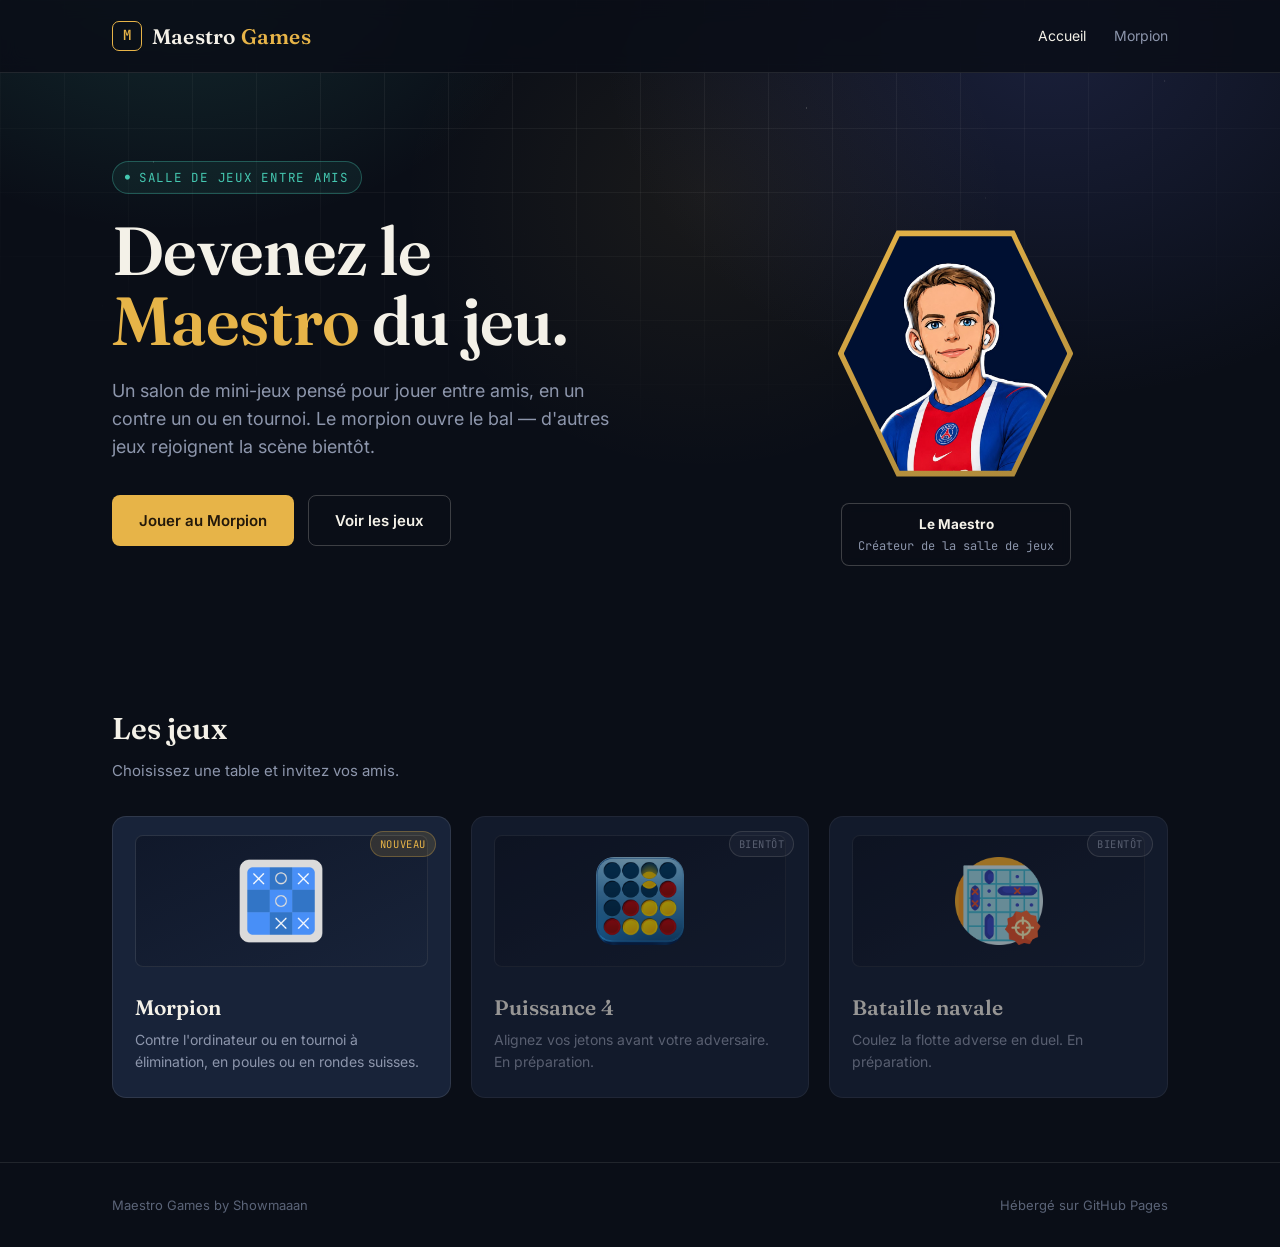
<file: index.html>
<!DOCTYPE html>
<html lang="fr">
<head>
<meta charset="UTF-8">
<meta name="viewport" content="width=device-width, initial-scale=1.0">
<title>Maestro Games — La salle de jeux entre amis</title>
<link rel="preconnect" href="https://fonts.googleapis.com">
<link rel="preconnect" href="https://fonts.gstatic.com" crossorigin>
<link href="https://fonts.googleapis.com/css2?family=Fraunces:wght@500;600;700&family=Inter:wght@400;500;600;700&family=JetBrains+Mono:wght@500&display=swap" rel="stylesheet">
<link rel="stylesheet" href="css/styles.css">
</head>
<body>

<div class="grid-bg"></div>

<nav class="nav">
  <div class="wrap">
    <a href="index.html" class="brand">
      <span class="mark">M</span>
      <span><span class="maestro">Maestro</span> <span class="games">Games</span></span>
    </a>
    <div class="nav-links">
      <a href="index.html" class="current">Accueil</a>
      <a href="morpion.html">Morpion</a>
    </div>
  </div>
</nav>

<header class="hero">
  <div class="wrap">
    <div class="hero-text">
      <span class="eyebrow">Salle de jeux entre amis</span>
      <h1 class="display">Devenez le<br><em>Maestro</em> du jeu.</h1>
      <p class="lede">Un salon de mini-jeux pensé pour jouer entre amis, en un contre un ou en tournoi. Le morpion ouvre le bal — d'autres jeux rejoignent la scène bientôt.</p>
      <div class="hero-ctas">
        <a href="morpion.html" class="btn btn-gold">Jouer au Morpion</a>
        <a href="#jeux" class="btn btn-outline">Voir les jeux</a>
      </div>
    </div>
    <div class="hero-portrait">
      <div class="card-fan">
        <span data-suit="♣"></span>
        <span data-suit="♦"></span>
        <span data-suit="♠"></span>
        <span data-suit="♥"></span>
        <span data-suit="♣"></span>
      </div>
      <div class="portrait-hex">
        <div class="portrait-hex-inner">
          <img src="assets/profile.jpg" alt="Portrait du créateur de Maestro Games">
        </div>
      </div>
      <div class="portrait-tag">
        <strong>Le Maestro</strong>
        Créateur de la salle de jeux
      </div>
    </div>
  </div>
</header>

<section class="section" id="jeux">
  <div class="wrap">
    <div class="section-head">
      <div>
        <h2>Les jeux</h2>
        <p>Choisissez une table et invitez vos amis.</p>
      </div>
    </div>
    <div class="games-grid">

      <a href="morpion.html" class="game-card active">
        <span class="badge new">Nouveau</span>
        <div class="game-card-icon">
          <img src="assets/icons/morpion.png" alt="Icône du jeu Morpion">
        </div>
        <div>
          <h3>Morpion</h3>
          <p>Contre l'ordinateur ou en tournoi à élimination, en poules ou en rondes suisses.</p>
        </div>
      </a>

      <div class="game-card soon">
        <span class="badge soon">Bientôt</span>
        <div class="game-card-icon">
          <img src="assets/icons/power4.png" alt="Icône du jeu Puissance 4">
        </div>
        <div>
          <h3>Puissance 4</h3>
          <p>Alignez vos jetons avant votre adversaire. En préparation.</p>
        </div>
      </div>

      <div class="game-card soon">
        <span class="badge soon">Bientôt</span>
        <div class="game-card-icon">
          <img src="assets/icons/bataille-navale.png" alt="Icône du jeu Bataille navale">
        </div>
        <div>
          <h3>Bataille navale</h3>
          <p>Coulez la flotte adverse en duel. En préparation.</p>
        </div>
      </div>

    </div>
  </div>
</section>

<footer class="footer">
  <div class="wrap">
    <span>Maestro Games by Showmaaan</span>
    <span>Hébergé sur GitHub Pages</span>
  </div>
</footer>

</body>
</html>
</file>
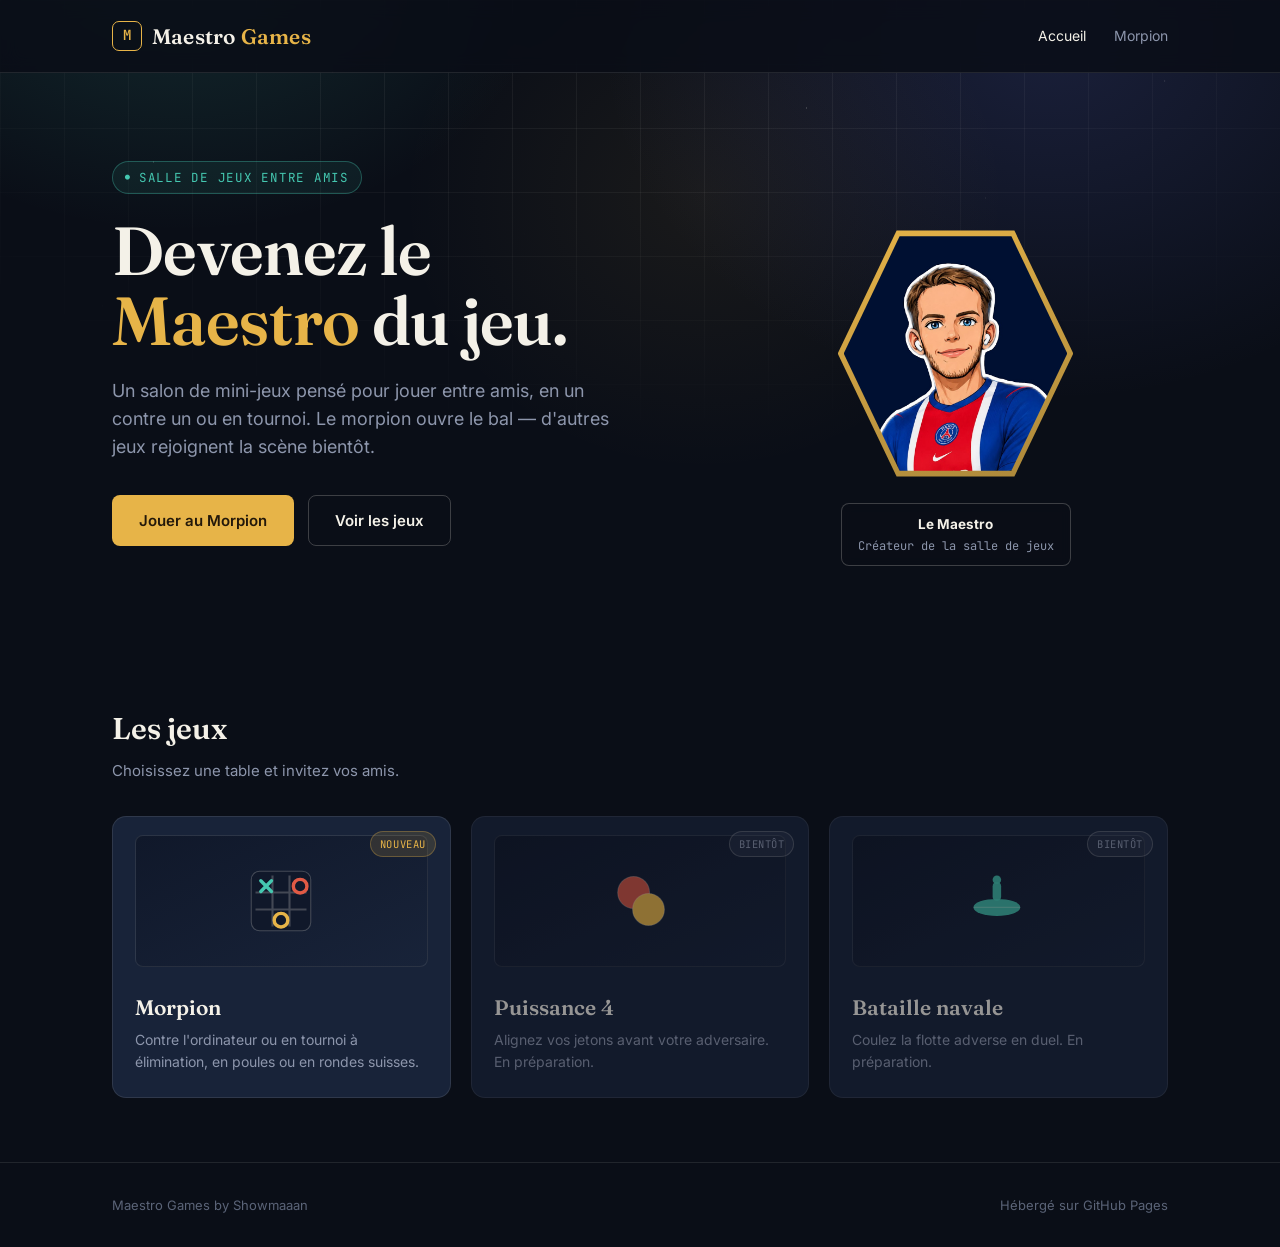
<file: index(1).html>
<!DOCTYPE html>
<html lang="fr">
<head>
<meta charset="UTF-8">
<meta name="viewport" content="width=device-width, initial-scale=1.0">
<title>Maestro Games — La salle de jeux entre amis</title>
<link rel="preconnect" href="https://fonts.googleapis.com">
<link rel="preconnect" href="https://fonts.gstatic.com" crossorigin>
<link href="https://fonts.googleapis.com/css2?family=Fraunces:wght@500;600;700&family=Inter:wght@400;500;600;700&family=JetBrains+Mono:wght@500&display=swap" rel="stylesheet">
<link rel="stylesheet" href="css/styles.css">
</head>
<body>

<div class="grid-bg"></div>

<nav class="nav">
  <div class="wrap">
    <a href="index.html" class="brand">
      <span class="mark">M</span>
      <span><span class="maestro">Maestro</span> <span class="games">Games</span></span>
    </a>
    <div class="nav-links">
      <a href="index.html" class="current">Accueil</a>
      <a href="morpion.html">Morpion</a>
    </div>
  </div>
</nav>

<header class="hero">
  <div class="wrap">
    <div class="hero-text">
      <span class="eyebrow">Salle de jeux entre amis</span>
      <h1 class="display">Devenez le<br><em>Maestro</em> du jeu.</h1>
      <p class="lede">Un salon de mini-jeux pensé pour jouer entre amis, en un contre un ou en tournoi. Le morpion ouvre le bal — d'autres jeux rejoignent la scène bientôt.</p>
      <div class="hero-ctas">
        <a href="morpion.html" class="btn btn-gold">Jouer au Morpion</a>
        <a href="#jeux" class="btn btn-outline">Voir les jeux</a>
      </div>
    </div>
    <div class="hero-portrait">
      <div class="card-fan">
        <span data-suit="♣"></span>
        <span data-suit="♦"></span>
        <span data-suit="♠"></span>
        <span data-suit="♥"></span>
        <span data-suit="♣"></span>
      </div>
      <div class="portrait-hex">
        <div class="portrait-hex-inner">
          <img src="assets/profile.jpg" alt="Portrait du créateur de Maestro Games">
        </div>
      </div>
      <div class="portrait-tag">
        <strong>Le Maestro</strong>
        Créateur de la salle de jeux
      </div>
    </div>
  </div>
</header>

<section class="section" id="jeux">
  <div class="wrap">
    <div class="section-head">
      <div>
        <h2>Les jeux</h2>
        <p>Choisissez une table et invitez vos amis.</p>
      </div>
    </div>
    <div class="games-grid">

      <a href="morpion.html" class="game-card active">
        <span class="badge new">Nouveau</span>
        <div class="game-card-icon">
          <svg viewBox="0 0 64 64" fill="none" xmlns="http://www.w3.org/2000/svg">
            <rect x="4" y="4" width="56" height="56" rx="8" fill="var(--bg-elevated)" stroke="var(--border-strong)"/>
            <path d="M24 8v48M40 8v48M8 24h48M8 40h48" stroke="var(--border-strong)" stroke-width="2"/>
            <path d="M13 13l10 10M23 13L13 23" stroke="var(--teal)" stroke-width="3.2" stroke-linecap="round"/>
            <circle cx="50" cy="18" r="6.4" stroke="var(--coral)" stroke-width="3.2"/>
            <path d="M13 51l10 10M23 51L13 61" stroke="var(--teal)" stroke-width="3.2" stroke-linecap="round" opacity="0" />
            <circle cx="32" cy="50" r="6.4" stroke="var(--gold)" stroke-width="3.2"/>
          </svg>
        </div>
        <div>
          <h3>Morpion</h3>
          <p>Contre l'ordinateur ou en tournoi à élimination, en poules ou en rondes suisses.</p>
        </div>
      </a>

      <div class="game-card soon">
        <span class="badge soon">Bientôt</span>
        <div class="game-card-icon">
          <svg viewBox="0 0 64 64" fill="none" xmlns="http://www.w3.org/2000/svg">
            <circle cx="26" cy="24" r="15" fill="var(--coral)" opacity="0.9"/>
            <circle cx="26" cy="24" r="15" stroke="rgba(244,241,232,0.25)"/>
            <circle cx="40" cy="40" r="15" fill="var(--gold)"/>
            <circle cx="40" cy="40" r="15" stroke="rgba(244,241,232,0.25)"/>
          </svg>
        </div>
        <div>
          <h3>Puissance 4</h3>
          <p>Alignez vos jetons avant votre adversaire. En préparation.</p>
        </div>
      </div>

      <div class="game-card soon">
        <span class="badge soon">Bientôt</span>
        <div class="game-card-icon">
          <svg viewBox="0 0 64 64" fill="none" xmlns="http://www.w3.org/2000/svg">
            <ellipse cx="30" cy="38" rx="22" ry="8" fill="var(--teal)" opacity="0.9"/>
            <rect x="26" y="14" width="8" height="18" rx="4" fill="var(--teal)" opacity="0.9"/>
            <circle cx="30" cy="12" r="4" fill="var(--teal)" opacity="0.9"/>
            <path d="M8 38h44" stroke="rgba(244,241,232,0.25)"/>
          </svg>
        </div>
        <div>
          <h3>Bataille navale</h3>
          <p>Coulez la flotte adverse en duel. En préparation.</p>
        </div>
      </div>

    </div>
  </div>
</section>

<footer class="footer">
  <div class="wrap">
    <span>Maestro Games by Showmaaan</span>
    <span>Hébergé sur GitHub Pages</span>
  </div>
</footer>

</body>
</html>
</file>
<file: css/styles.css>
/* ============================================================
   MAESTRO GAMES — design tokens
   ============================================================ */
:root{
  --bg: #0A0E17;
  --bg-elevated: #10182A;
  --surface: #182339;
  --surface-hover: #1F2C48;
  --border: rgba(244,241,232,0.10);
  --border-strong: rgba(244,241,232,0.22);

  --gold: #E7B448;
  --gold-dim: #a9863a;
  --teal: #45C7B0;
  --coral: #E15A45;

  --text: #F4F1E8;
  --text-muted: #8D96AC;
  --text-faint: #5B6478;

  --font-display: "Fraunces", Georgia, serif;
  --font-body: "Inter", -apple-system, sans-serif;
  --font-mono: "JetBrains Mono", monospace;

  --radius-sm: 8px;
  --radius-md: 14px;
  --radius-lg: 24px;

  --max-w: 1120px;
}

*{ box-sizing: border-box; }
html{ scroll-behavior: smooth; }
body{
  margin: 0;
  background: var(--bg);
  color: var(--text);
  font-family: var(--font-body);
  line-height: 1.55;
  -webkit-font-smoothing: antialiased;
}

img{ max-width: 100%; display: block; }

a{ color: inherit; text-decoration: none; }

.wrap{
  max-width: var(--max-w);
  margin: 0 auto;
  padding: 0 32px;
}

@media (max-width: 640px){
  .wrap{ padding: 0 20px; }
}

/* ---------- background : nébuleuse + grille (motif signature) ---------- */
.grid-bg{
  position: fixed;
  inset: 0;
  z-index: -1;
  pointer-events: none;
  background:
    radial-gradient(560px 420px at 14% -6%, rgba(69,199,176,0.16), transparent 68%),
    radial-gradient(640px 520px at 82% 4%, rgba(90,102,199,0.20), transparent 70%),
    radial-gradient(420px 380px at 55% 22%, rgba(231,180,72,0.07), transparent 72%),
    var(--bg);
}
.grid-bg::before{
  content: "";
  position: absolute;
  inset: 0;
  background-image:
    linear-gradient(var(--border) 1px, transparent 1px),
    linear-gradient(90deg, var(--border) 1px, transparent 1px);
  background-size: 64px 64px;
  mask-image: radial-gradient(ellipse 80% 55% at 50% 0%, black 35%, transparent 88%);
  opacity: 0.55;
}
.grid-bg::after{
  content: "";
  position: absolute;
  inset: 0;
  background-image:
    radial-gradient(1.5px 1.5px at 12% 18%, rgba(244,241,232,0.55), transparent 60%),
    radial-gradient(1.5px 1.5px at 26% 8%, rgba(244,241,232,0.4), transparent 60%),
    radial-gradient(1px 1px at 41% 26%, rgba(244,241,232,0.5), transparent 60%),
    radial-gradient(1.5px 1.5px at 63% 12%, rgba(244,241,232,0.4), transparent 60%),
    radial-gradient(1px 1px at 77% 22%, rgba(244,241,232,0.55), transparent 60%),
    radial-gradient(1.5px 1.5px at 91% 9%, rgba(244,241,232,0.4), transparent 60%),
    radial-gradient(1px 1px at 8% 34%, rgba(244,241,232,0.35), transparent 60%),
    radial-gradient(1.5px 1.5px at 55% 4%, rgba(244,241,232,0.45), transparent 60%);
  mask-image: radial-gradient(ellipse 90% 60% at 50% 0%, black 30%, transparent 85%);
}

/* ---------- nav ---------- */
.nav{
  position: sticky;
  top: 0;
  z-index: 20;
  background: rgba(10,14,23,0.85);
  backdrop-filter: blur(10px);
  border-bottom: 1px solid var(--border);
}
.nav .wrap{
  display: flex;
  align-items: center;
  justify-content: space-between;
  height: 72px;
}
.brand{
  display: flex;
  align-items: center;
  gap: 10px;
  font-family: var(--font-display);
  font-size: 21px;
  font-weight: 600;
  letter-spacing: 0.01em;
}
.brand .mark{
  width: 30px; height: 30px;
  display: grid;
  place-items: center;
  border: 1.5px solid var(--gold);
  border-radius: 7px;
  color: var(--gold);
  font-family: var(--font-mono);
  font-size: 14px;
}
.brand .maestro{ color: var(--text); }
.brand .games{ color: var(--gold); }

.nav-links{
  display: flex;
  gap: 28px;
  font-size: 14px;
  color: var(--text-muted);
}
.nav-links a:hover{ color: var(--text); }
.nav-links .current{ color: var(--text); }

/* ---------- buttons ---------- */
.btn{
  display: inline-flex;
  align-items: center;
  justify-content: center;
  gap: 8px;
  padding: 13px 26px;
  border-radius: var(--radius-sm);
  font-family: var(--font-body);
  font-size: 15px;
  font-weight: 600;
  border: 1px solid transparent;
  cursor: pointer;
  transition: transform 0.12s ease, background 0.15s ease, border-color 0.15s ease;
}
.btn:active{ transform: scale(0.97); }
.btn-gold{
  background: var(--gold);
  color: #23180a;
}
.btn-gold:hover{ background: #f0c265; }
.btn-outline{
  background: transparent;
  border-color: var(--border-strong);
  color: var(--text);
}
.btn-outline:hover{ border-color: var(--gold); color: var(--gold); }
.btn-ghost{
  background: transparent;
  color: var(--text-muted);
  padding: 13px 18px;
}
.btn-ghost:hover{ color: var(--text); }
.btn-block{ width: 100%; }
.btn[disabled]{ opacity: 0.4; cursor: not-allowed; }
.btn-sm{ padding: 8px 14px; font-size: 13px; }

/* ---------- hero ---------- */
.hero{
  padding: 88px 0 96px;
}
.hero .wrap{
  display: grid;
  grid-template-columns: 1.15fr 0.85fr;
  gap: 56px;
  align-items: center;
}
@media (max-width: 860px){
  .hero .wrap{ grid-template-columns: 1fr; }
  .hero{ padding: 48px 0 64px; }
}
.eyebrow{
  display: inline-flex;
  align-items: center;
  gap: 8px;
  font-family: var(--font-mono);
  font-size: 12.5px;
  letter-spacing: 0.06em;
  text-transform: uppercase;
  color: var(--teal);
  border: 1px solid rgba(69,199,176,0.35);
  background: rgba(69,199,176,0.08);
  padding: 6px 12px;
  border-radius: 999px;
  margin-bottom: 22px;
}
.eyebrow::before{ content: "●"; font-size: 8px; }

h1.display{
  font-family: var(--font-display);
  font-weight: 600;
  font-size: clamp(40px, 6vw, 68px);
  line-height: 1.02;
  letter-spacing: -0.01em;
  margin: 0 0 22px;
}
h1.display em{
  font-style: normal;
  color: var(--gold);
}
.hero p.lede{
  font-size: 18px;
  color: var(--text-muted);
  max-width: 46ch;
  margin: 0 0 34px;
}
.hero-ctas{ display: flex; gap: 14px; flex-wrap: wrap; }

.hero-portrait{
  position: relative;
  justify-self: center;
  width: min(380px, 100%);
  aspect-ratio: 1;
  display: grid;
  place-items: center;
}

/* éventail de cartes — motif signature évoquant la table de jeu */
.card-fan{
  position: absolute;
  inset: 0;
  z-index: 1;
}
.card-fan span{
  position: absolute;
  top: 50%;
  left: 50%;
  width: 24%;
  aspect-ratio: 0.68;
  border-radius: 10px;
  background: linear-gradient(160deg, var(--surface) 0%, var(--bg-elevated) 100%);
  border: 1px solid var(--border-strong);
  box-shadow: 0 14px 28px -12px rgba(0,0,0,0.6);
  transform-origin: 50% 115%;
  display: grid;
  place-items: center;
  font-size: clamp(16px, 3vw, 22px);
  transition: transform 0.25s ease;
}
.card-fan span::after{ content: attr(data-suit); }
.card-fan span:nth-child(1){ transform: translate(-50%,-50%) rotate(-26deg) translateY(4%); color: var(--teal); }
.card-fan span:nth-child(2){ transform: translate(-50%,-50%) rotate(-13deg) translateY(-2%); color: var(--coral); }
.card-fan span:nth-child(3){ transform: translate(-50%,-50%) rotate(0deg) translateY(-4%); color: var(--gold); z-index: 1; }
.card-fan span:nth-child(4){ transform: translate(-50%,-50%) rotate(13deg) translateY(-2%); color: var(--coral); }
.card-fan span:nth-child(5){ transform: translate(-50%,-50%) rotate(26deg) translateY(4%); color: var(--teal); }
.hero-portrait:hover .card-fan span:nth-child(1){ transform: translate(-50%,-50%) rotate(-34deg) translateY(8%); }
.hero-portrait:hover .card-fan span:nth-child(5){ transform: translate(-50%,-50%) rotate(34deg) translateY(8%); }

/* cadre hexagonal du portrait */
.portrait-hex{
  position: relative;
  z-index: 2;
  width: 62%;
  aspect-ratio: 0.92;
  padding: 6px;
  background: linear-gradient(160deg, var(--gold), var(--gold-dim));
  clip-path: polygon(25% 2%, 75% 2%, 100% 50%, 75% 98%, 25% 98%, 0% 50%);
}
.portrait-hex-inner{
  width: 100%;
  height: 100%;
  clip-path: polygon(25% 2%, 75% 2%, 100% 50%, 75% 98%, 25% 98%, 0% 50%);
  overflow: hidden;
  background: linear-gradient(180deg, #0d1730, #060a14);
}
.portrait-hex-inner img{
  width: 100%;
  height: 100%;
  object-fit: cover;
}
.portrait-tag{
  position: absolute;
  z-index: 3;
  left: 50%;
  bottom: -6%;
  transform: translateX(-50%);
  white-space: nowrap;
  background: rgba(10,14,23,0.9);
  border: 1px solid var(--border-strong);
  backdrop-filter: blur(6px);
  border-radius: var(--radius-sm);
  padding: 10px 16px;
  font-family: var(--font-mono);
  font-size: 12px;
  color: var(--text-muted);
  text-align: center;
}
.portrait-tag strong{ color: var(--text); display: block; font-family: var(--font-body); font-size: 13.5px; margin-bottom: 2px; }

/* ---------- section headers ---------- */
.section{ padding: 64px 0; }
.section-head{
  display: flex;
  align-items: flex-end;
  justify-content: space-between;
  gap: 24px;
  margin-bottom: 34px;
  flex-wrap: wrap;
}
.section-head h2{
  font-family: var(--font-display);
  font-size: 30px;
  font-weight: 600;
  margin: 0;
}
.section-head p{
  color: var(--text-muted);
  margin: 6px 0 0;
  font-size: 15px;
}

/* ---------- game cards grid ---------- */
.games-grid{
  display: grid;
  grid-template-columns: repeat(3, 1fr);
  gap: 20px;
}
@media (max-width: 760px){
  .games-grid{ grid-template-columns: 1fr; }
}
.game-card{
  position: relative;
  background: var(--surface);
  border: 1px solid var(--border);
  border-radius: var(--radius-md);
  padding: 26px;
  min-height: 220px;
  display: flex;
  flex-direction: column;
  justify-content: space-between;
  transition: border-color 0.15s ease, transform 0.15s ease;
}
.game-card.active{ cursor: pointer; }
.game-card.active:hover{ border-color: var(--gold); transform: translateY(-3px); }
.game-card.active:hover .game-card-icon{ transform: translateY(-2px); }
.game-card.soon{ opacity: 0.6; }
.game-card{ padding: 18px 22px 24px; min-height: 0; gap: 4px; }
.game-card-icon{
  position: relative;
  height: 132px;
  border-radius: var(--radius-sm);
  background: linear-gradient(155deg, var(--bg-elevated), var(--surface));
  border: 1px solid var(--border);
  display: grid;
  place-items: center;
  margin-bottom: 20px;
  transition: transform 0.2s ease;
  overflow: hidden;
}
.game-card-icon svg{ width: 68px; height: 68px; }
.game-card-icon img{
  width: 88px;
  height: 88px;
  object-fit: contain;
  border-radius: 18px;
}
.game-card .glyph{
  width: 46px; height: 46px;
  display: grid; place-items: center;
  border: 1px solid var(--border-strong);
  border-radius: var(--radius-sm);
  font-family: var(--font-mono);
  font-size: 20px;
  color: var(--gold);
  margin-bottom: 18px;
}
.game-card h3{
  font-family: var(--font-display);
  font-size: 21px;
  margin: 0 0 6px;
  font-weight: 600;
}
.game-card p{
  color: var(--text-muted);
  font-size: 14px;
  margin: 0;
}
.badge{
  position: absolute;
  top: 14px; right: 14px;
  font-family: var(--font-mono);
  font-size: 10.5px;
  letter-spacing: 0.05em;
  text-transform: uppercase;
  padding: 4px 9px;
  border-radius: 999px;
  z-index: 2;
}
.badge.new{ background: rgba(231,180,72,0.14); color: var(--gold); border: 1px solid rgba(231,180,72,0.3); }
.badge.soon{ background: rgba(141,150,172,0.12); color: var(--text-muted); border: 1px solid var(--border-strong); }

/* ---------- footer ---------- */
.footer{
  border-top: 1px solid var(--border);
  padding: 32px 0;
  color: var(--text-faint);
  font-size: 13px;
}
.footer .wrap{ display: flex; justify-content: space-between; flex-wrap: wrap; gap: 10px; }

/* ============================================================
   MORPION — mode selection
   ============================================================ */
.page-head{
  padding: 56px 0 8px;
}
.page-head .kicker{
  font-family: var(--font-mono);
  color: var(--teal);
  font-size: 12.5px;
  text-transform: uppercase;
  letter-spacing: 0.06em;
}
.page-head h1{
  font-family: var(--font-display);
  font-size: clamp(32px, 5vw, 46px);
  font-weight: 600;
  margin: 10px 0 6px;
}
.page-head p{ color: var(--text-muted); max-width: 60ch; }

.mode-grid{
  display: grid;
  grid-template-columns: 1fr 1fr;
  gap: 22px;
  padding: 40px 0 80px;
}
@media (max-width: 720px){
  .mode-grid{ grid-template-columns: 1fr; }
}
.mode-card{
  background: var(--surface);
  border: 1px solid var(--border);
  border-radius: var(--radius-lg);
  padding: 36px;
  display: flex;
  flex-direction: column;
  gap: 18px;
}
.mode-card .mini-grid{
  width: 64px; height: 64px;
  display: grid;
  grid-template-columns: repeat(3,1fr);
  grid-template-rows: repeat(3,1fr);
  gap: 3px;
}
.mode-card .mini-grid i{
  background: var(--bg-elevated);
  border: 1px solid var(--border-strong);
  border-radius: 3px;
}
.mode-card h2{
  font-family: var(--font-display);
  font-size: 24px;
  margin: 0;
}
.mode-card p{ color: var(--text-muted); font-size: 14.5px; margin: 0; flex-grow: 1; }

/* ---------- board (vs computer) ---------- */
.game-area{
  display: grid;
  grid-template-columns: 320px 1fr;
  gap: 40px;
  padding: 8px 0 80px;
  align-items: start;
}
@media (max-width: 760px){
  .game-area{ grid-template-columns: 1fr; }
}
.board{
  display: grid;
  grid-template-columns: repeat(3, 1fr);
  grid-template-rows: repeat(3, 1fr);
  gap: 8px;
  aspect-ratio: 1;
  background: var(--border);
  border-radius: var(--radius-md);
  padding: 8px;
}
.cell{
  background: var(--surface);
  border-radius: var(--radius-sm);
  display: grid;
  place-items: center;
  font-family: var(--font-display);
  font-size: 48px;
  font-weight: 600;
  cursor: pointer;
  transition: background 0.12s ease;
  user-select: none;
}
.cell:hover:not(.taken){ background: var(--surface-hover); }
.cell.x{ color: var(--teal); }
.cell.o{ color: var(--coral); }
.cell.win{ background: rgba(231,180,72,0.16); }

.side-panel{ display: flex; flex-direction: column; gap: 24px; }
.status-card{
  background: var(--surface);
  border: 1px solid var(--border);
  border-radius: var(--radius-md);
  padding: 22px;
}
.status-card .label{
  font-family: var(--font-mono);
  font-size: 11.5px;
  text-transform: uppercase;
  color: var(--text-muted);
  letter-spacing: 0.05em;
  margin-bottom: 8px;
}
.status-card .value{
  font-family: var(--font-display);
  font-size: 22px;
}
.score-row{
  display: flex;
  justify-content: space-between;
  padding: 10px 0;
  border-bottom: 1px solid var(--border);
  font-size: 14px;
}
.score-row:last-child{ border-bottom: none; }
.score-row .n{ font-family: var(--font-mono); font-size: 18px; }

.field{ margin-bottom: 18px; }
.field label{
  display: block;
  font-size: 13px;
  color: var(--text-muted);
  margin-bottom: 8px;
}
select, input[type="text"], input[type="number"]{
  width: 100%;
  background: var(--bg-elevated);
  border: 1px solid var(--border-strong);
  color: var(--text);
  border-radius: var(--radius-sm);
  padding: 11px 14px;
  font-family: var(--font-body);
  font-size: 14.5px;
}
select:focus, input:focus{ outline: 2px solid var(--gold); outline-offset: 1px; }

.choice-row{ display: flex; gap: 10px; flex-wrap: wrap; }
.choice-pill{
  padding: 9px 16px;
  border-radius: 999px;
  border: 1px solid var(--border-strong);
  font-size: 13.5px;
  cursor: pointer;
  color: var(--text-muted);
}
.choice-pill.selected{
  border-color: var(--gold);
  color: var(--gold);
  background: rgba(231,180,72,0.08);
}
.choice-pill.disabled{
  cursor: not-allowed;
  opacity: 0.4;
  pointer-events: none;
}
.checkbox-row{ display: flex; align-items: center; gap: 10px; font-size: 14px; color: var(--text-muted); }
.checkbox-row input{ width: auto; accent-color: var(--gold); }

select[disabled], option[disabled]{ color: var(--text-faint); }

/* ---------- code de partie (en ligne) : affichage large + copie ---------- */
.game-code-chip{
  display: inline-flex;
  align-items: center;
  gap: 16px;
  background: var(--bg-elevated);
  border: 1px solid var(--border-strong);
  border-radius: var(--radius-md);
  padding: 12px 16px 12px 20px;
  margin-top: 14px;
  flex-wrap: wrap;
}
.game-code-chip .gc-label{
  font-family: var(--font-mono);
  font-size: 11px;
  text-transform: uppercase;
  letter-spacing: 0.06em;
  color: var(--text-muted);
}
.game-code-chip .gc-value{
  font-family: var(--font-mono);
  font-size: 30px;
  font-weight: 700;
  letter-spacing: 0.14em;
  color: var(--gold);
  line-height: 1;
}
.gc-copy-btn{
  display: inline-flex;
  align-items: center;
  gap: 7px;
  background: transparent;
  border: 1px solid var(--border-strong);
  color: var(--text-muted);
  border-radius: var(--radius-sm);
  padding: 8px 14px;
  font-family: var(--font-body);
  font-size: 13px;
  font-weight: 600;
  cursor: pointer;
  transition: border-color 0.15s ease, color 0.15s ease;
}
.gc-copy-btn:hover{ border-color: var(--gold); color: var(--gold); }
.gc-copy-btn svg{ width: 14px; height: 14px; }

/* ============================================================
   TOURNAMENT builder
   ============================================================ */
.tabs{
  display: flex;
  gap: 4px;
  border-bottom: 1px solid var(--border);
  margin-bottom: 32px;
}
.tab{
  padding: 12px 4px;
  margin-right: 28px;
  font-size: 14.5px;
  color: var(--text-muted);
  cursor: pointer;
  border-bottom: 2px solid transparent;
  position: relative;
  top: 1px;
}
.tab.active{ color: var(--text); border-bottom-color: var(--gold); }

.tab-panel{ display: none; }
.tab-panel.active{ display: block; }

.form-grid{
  display: grid;
  grid-template-columns: 1fr 1fr;
  gap: 26px 32px;
}
@media (max-width: 700px){ .form-grid{ grid-template-columns: 1fr; } }
.form-grid .full{ grid-column: 1 / -1; }

.builder-layout{
  display: grid;
  grid-template-columns: 1fr 300px;
  gap: 40px;
  padding-bottom: 80px;
}
@media (max-width: 900px){ .builder-layout{ grid-template-columns: 1fr; } }

.recap-card{
  background: var(--surface);
  border: 1px solid var(--border);
  border-radius: var(--radius-md);
  padding: 22px;
  position: sticky;
  top: 96px;
  height: fit-content;
}
.recap-card h3{
  font-family: var(--font-display);
  font-size: 17px;
  margin: 0 0 14px;
}
.recap-row{
  display: flex;
  justify-content: space-between;
  gap: 12px;
  font-size: 13px;
  padding: 7px 0;
  border-bottom: 1px solid var(--border);
}
.recap-row:last-of-type{ border-bottom: none; }
.recap-row .k{ color: var(--text-muted); }
.recap-row .v{ text-align: right; }

.code-box{
  font-family: var(--font-mono);
  font-size: 26px;
  letter-spacing: 0.12em;
  text-align: center;
  color: var(--gold);
  background: var(--bg-elevated);
  border: 1px dashed var(--border-strong);
  border-radius: var(--radius-sm);
  padding: 14px;
  margin: 14px 0;
}
.code-inline{
  font-family: var(--font-mono);
  color: var(--gold);
  letter-spacing: 0.08em;
}

.notice{
  background: rgba(69,199,176,0.08);
  border: 1px solid rgba(69,199,176,0.3);
  color: var(--text);
  border-radius: var(--radius-sm);
  padding: 14px 16px;
  font-size: 13.5px;
  display: flex;
  gap: 10px;
}
.notice .dot{ color: var(--teal); flex-shrink: 0; }
.notice.warn{ background: rgba(225,90,69,0.08); border-color: rgba(225,90,69,0.3); }
.notice.warn .dot{ color: var(--coral); }

.hidden{ display: none !important; }

/* ============================================================
   TOURNAMENT — lobby, bracket, match en ligne
   ============================================================ */

/* ---- lobby : liste de joueurs ---- */
.player-list{ display: flex; flex-direction: column; gap: 8px; }
.player-row{
  display: flex;
  align-items: center;
  justify-content: space-between;
  gap: 10px;
  background: var(--bg-elevated);
  border: 1px solid var(--border);
  border-radius: var(--radius-sm);
  padding: 10px 14px;
  font-size: 14px;
}
.player-row .p-name{ display: flex; align-items: center; gap: 8px; }
.player-row .p-name .p-tag{
  font-family: var(--font-mono);
  font-size: 10.5px;
  text-transform: uppercase;
  color: var(--gold);
  border: 1px solid rgba(231,180,72,0.3);
  background: rgba(231,180,72,0.1);
  padding: 2px 7px;
  border-radius: 999px;
}
.player-row .p-actions{ display: flex; gap: 6px; }
.p-status{
  font-family: var(--font-mono);
  font-size: 11px;
  text-transform: uppercase;
  padding: 3px 9px;
  border-radius: 999px;
  color: var(--text-muted);
  border: 1px solid var(--border-strong);
}
.p-status.accepte{ color: var(--teal); border-color: rgba(69,199,176,0.35); background: rgba(69,199,176,0.08); }
.p-status.attente{ color: var(--gold); border-color: rgba(231,180,72,0.35); background: rgba(231,180,72,0.08); }

/* ---- bracket ---- */
.bracket{
  display: flex;
  gap: 28px;
  overflow-x: auto;
  padding-bottom: 12px;
}
.bracket-round{
  display: flex;
  flex-direction: column;
  gap: 18px;
  min-width: 220px;
  justify-content: center;
}
.bracket-round-title{
  font-family: var(--font-mono);
  font-size: 11.5px;
  text-transform: uppercase;
  letter-spacing: 0.05em;
  color: var(--text-muted);
  margin-bottom: 4px;
}
.match-card{
  background: var(--surface);
  border: 1px solid var(--border);
  border-radius: var(--radius-sm);
  padding: 12px 14px;
  display: flex;
  flex-direction: column;
  gap: 8px;
}
.match-card.en_cours{ border-color: rgba(231,180,72,0.4); }
.match-card.termine{ opacity: 0.85; }
.match-slot{
  display: flex;
  align-items: center;
  justify-content: space-between;
  font-size: 13.5px;
  gap: 8px;
}
.match-slot.vainqueur{ color: var(--gold); font-weight: 600; }
.match-slot .empty{ color: var(--text-faint); font-style: italic; }
.match-meta{
  display: flex;
  align-items: center;
  justify-content: space-between;
  font-family: var(--font-mono);
  font-size: 10.5px;
  text-transform: uppercase;
  color: var(--text-faint);
  letter-spacing: 0.04em;
}
.bracket-pf-title{
  font-family: var(--font-display);
  font-size: 17px;
  margin: 0 0 14px;
  color: var(--text-muted);
}

.champion-banner{
  background: linear-gradient(135deg, rgba(231,180,72,0.14), rgba(231,180,72,0.03));
  border: 1px solid rgba(231,180,72,0.4);
  border-radius: var(--radius-md);
  padding: 20px 24px;
  margin-bottom: 28px;
  display: flex;
  align-items: center;
  gap: 14px;
}
.champion-banner .trophy{ font-size: 28px; }
.champion-banner h3{ margin: 0 0 2px; font-family: var(--font-display); font-size: 19px; }
.champion-banner p{ margin: 0; color: var(--text-muted); font-size: 13.5px; }

/* ---- match en cours (chrono / manches) ---- */
.timer-bar{
  height: 6px;
  border-radius: 999px;
  background: var(--bg-elevated);
  overflow: hidden;
  margin-top: 10px;
}
.timer-bar-fill{
  height: 100%;
  background: var(--gold);
  transition: width 0.25s linear, background 0.25s linear;
}
.timer-bar-fill.urgent{ background: var(--coral); }

/* ---- phase "prêt" avant un match ---- */
#tm-ready-card .value{ color: var(--gold); }
#tm-ready-status{
  margin: 14px 0 0;
  font-size: 13.5px;
  color: var(--text-muted);
}
</file>
